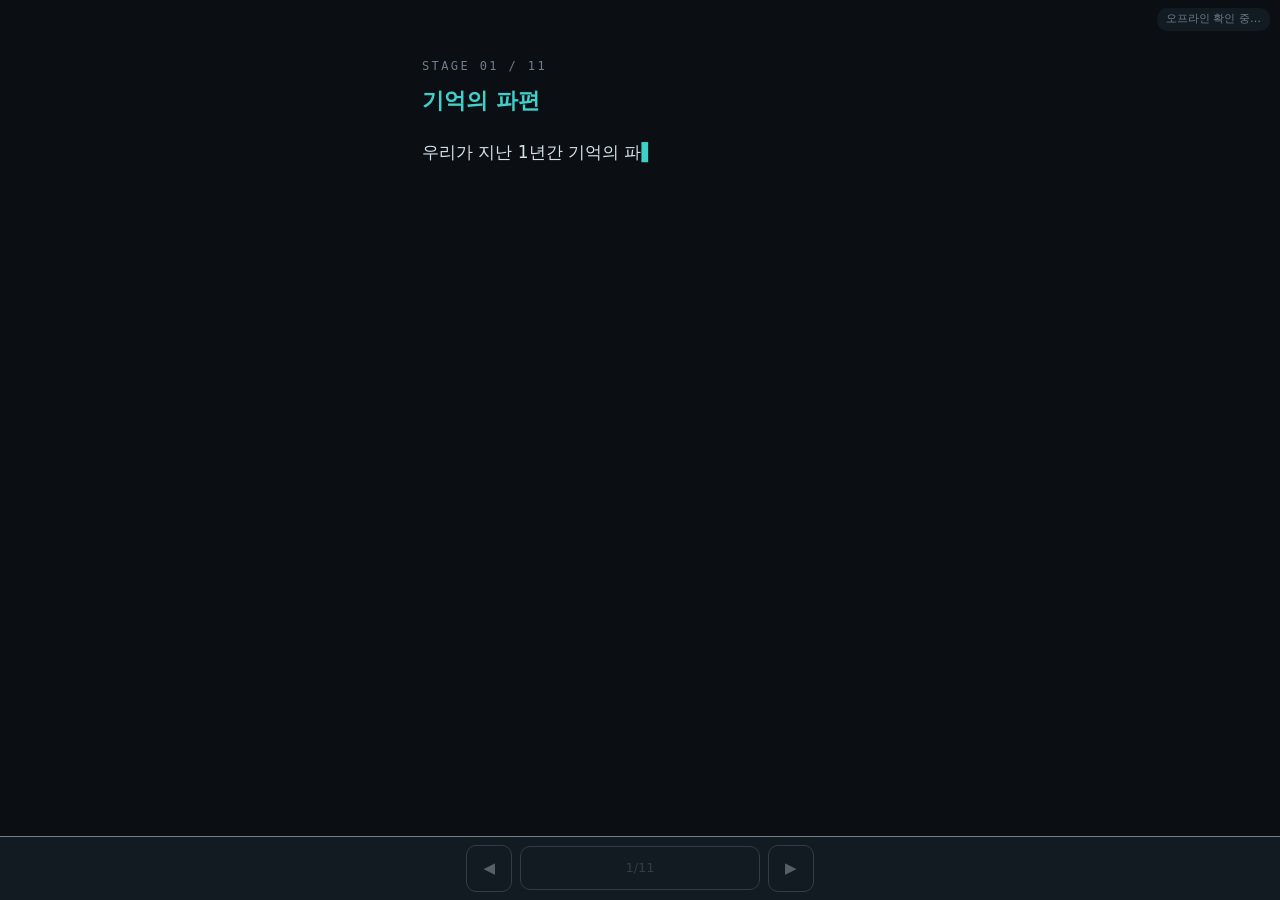
<file: index.html>
<!doctype html>
<html lang="ko">
<head>
<meta charset="utf-8">
<meta name="viewport" content="width=device-width, initial-scale=1, viewport-fit=cover">
<title>1주년 미션</title>
<meta name="theme-color" content="#0b0f14">
<link rel="manifest" href="manifest.json">
<link rel="icon" href="icons/icon-192.png">
<link rel="apple-touch-icon" href="icons/apple-touch-icon.png">
<meta name="apple-mobile-web-app-capable" content="yes">
<meta name="mobile-web-app-capable" content="yes">
<meta name="apple-mobile-web-app-status-bar-style" content="black-translucent">
<meta name="apple-mobile-web-app-title" content="1주년 미션">
<link rel="stylesheet" href="style.css">
</head>
<body data-theme="dark">
<div id="badge">오프라인 확인 중…</div>
<main id="app"></main>
<nav id="nav">
  <button id="nav-prev" aria-label="이전">◀</button>
  <button id="nav-mid" class="mid"></button>
  <button id="nav-next" aria-label="다음">▶</button>
</nav>
<script src="lib/jsQR.js"></script>
<script src="stages.js"></script>
<script src="app.js"></script>
</body>
</html>
</file>
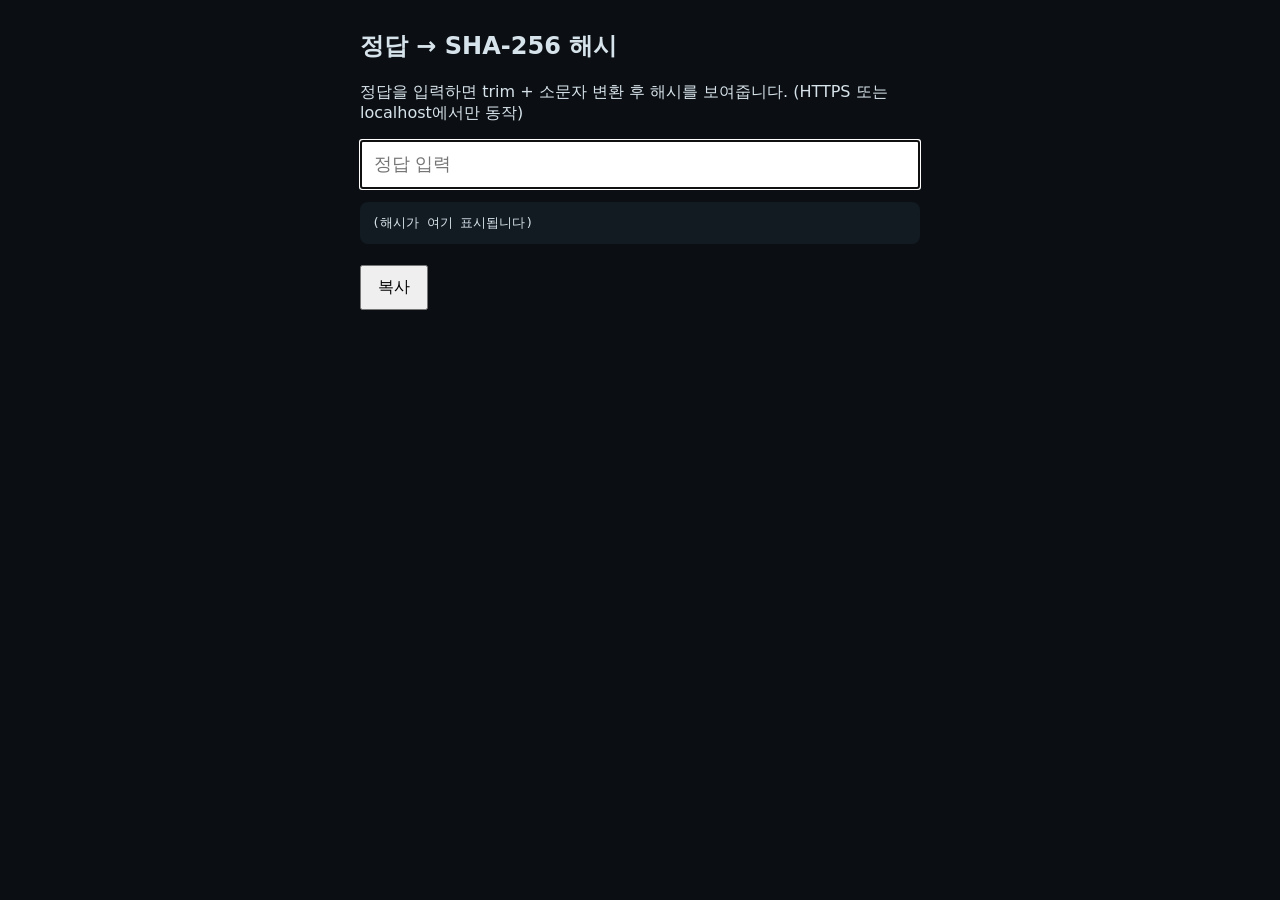
<file: tools/hash.html>
<!doctype html>
<html lang="ko">
<head>
<meta charset="utf-8">
<meta name="viewport" content="width=device-width, initial-scale=1">
<title>해시 생성기</title>
<style>
body { font-family:system-ui, sans-serif; max-width:560px; margin:30px auto; padding:0 16px; background:#0b0f14; color:#d7e3ea; }
input { width:100%; padding:12px; font-size:18px; box-sizing:border-box; }
pre { background:#121a22; padding:12px; border-radius:8px; word-break:break-all; white-space:pre-wrap; user-select:all; }
button { padding:10px 16px; font-size:16px; margin-top:8px; }
</style>
</head>
<body>
<h2>정답 → SHA-256 해시</h2>
<p>정답을 입력하면 trim + 소문자 변환 후 해시를 보여줍니다. (HTTPS 또는 localhost에서만 동작)</p>
<input id="in" placeholder="정답 입력" autofocus>
<pre id="out">(해시가 여기 표시됩니다)</pre>
<button id="copy">복사</button>
<script>
const $ = id => document.getElementById(id);
async function sha(s) {
  const b = await crypto.subtle.digest('SHA-256', new TextEncoder().encode(s.trim().toLowerCase()));
  return [...new Uint8Array(b)].map(x => x.toString(16).padStart(2, '0')).join('');
}
$('in').addEventListener('input', async e => {
  $('out').textContent = e.target.value.trim() ? await sha(e.target.value) : '(해시가 여기 표시됩니다)';
});
$('copy').onclick = () => navigator.clipboard && navigator.clipboard.writeText($('out').textContent);
</script>
</body>
</html>
</file>
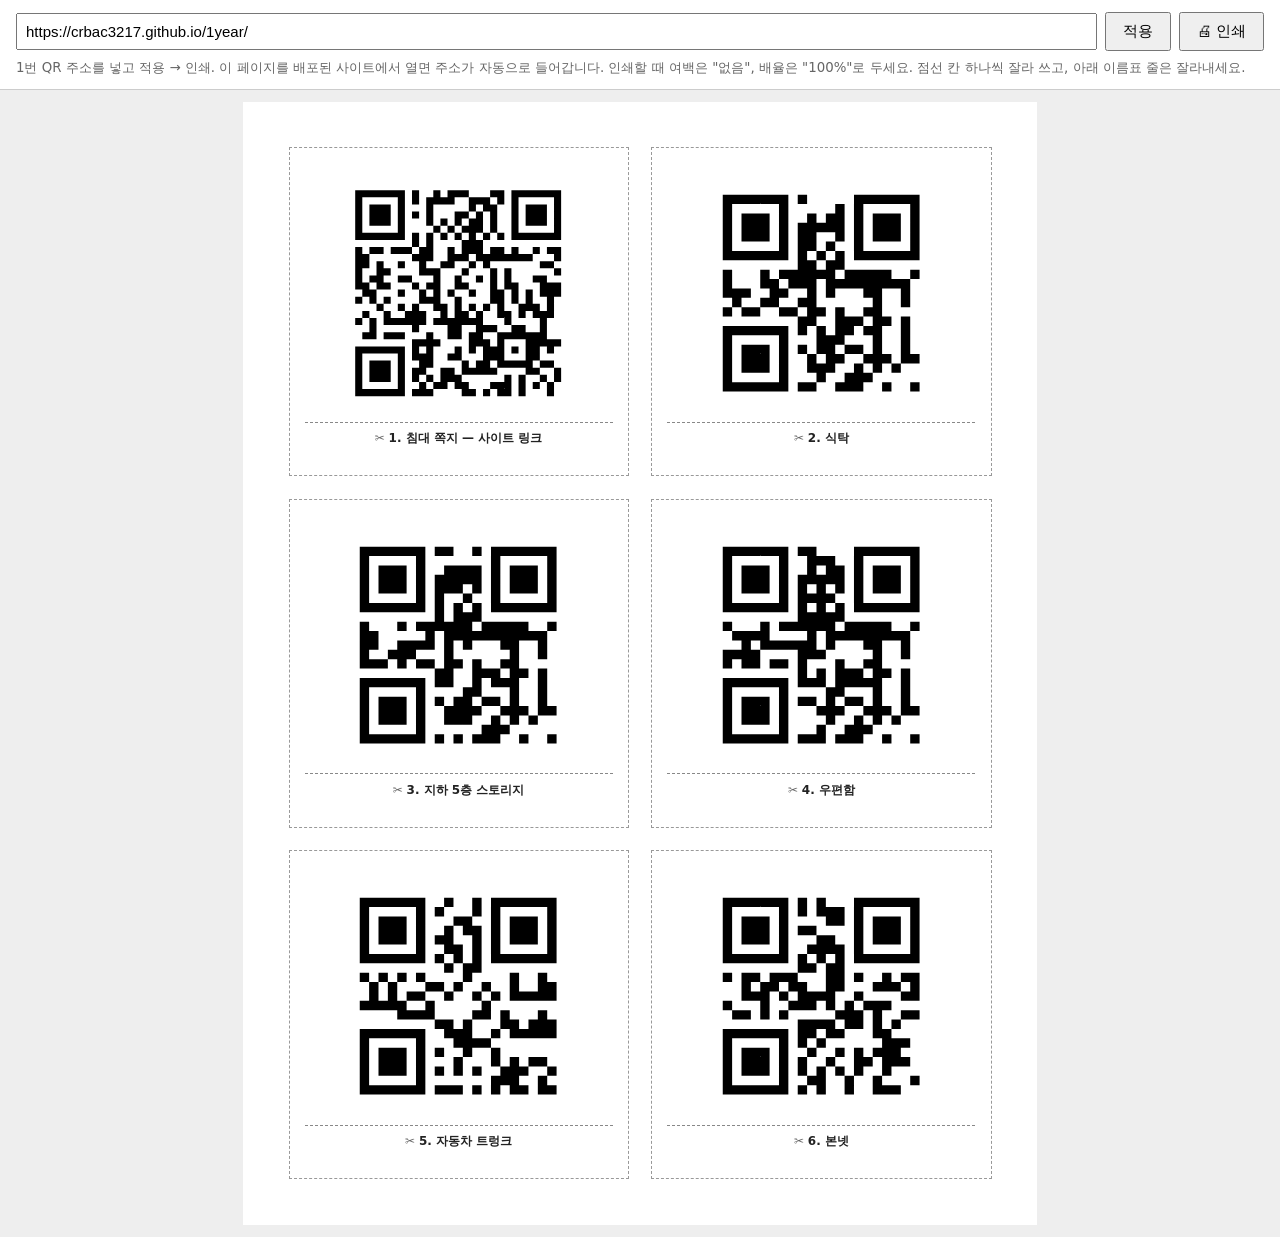
<file: tools/qr-print.html>
<!doctype html>
<html lang="ko">
<head>
<meta charset="utf-8">
<meta name="viewport" content="width=device-width, initial-scale=1">
<title>QR 인쇄용</title>
<style>
  @page { size: A4; margin: 0; }
  * { box-sizing: border-box; }
  body { margin: 0; font-family: system-ui, "Apple SD Gothic Neo", "Noto Sans KR", sans-serif; background: #eee; color: #111; }

  /* 화면에서만 보이는 설정 바 */
  #bar { position: sticky; top: 0; background: #fff; padding: 12px 16px; border-bottom: 1px solid #ccc; display: flex; flex-wrap: wrap; gap: 8px; align-items: center; z-index: 5; }
  #bar input { flex: 1; min-width: 260px; padding: 8px; font-size: 15px; }
  #bar button { padding: 8px 16px; font-size: 15px; }
  #bar small { width: 100%; color: #666; }

  .sheet { width: 210mm; height: 297mm; margin: 12px auto; background: #fff; padding: 12mm; display: grid; grid-template-columns: 1fr 1fr; grid-template-rows: repeat(3, 1fr); gap: 6mm; }
  .item { border: 1px dashed #999; display: flex; flex-direction: column; align-items: center; justify-content: center; padding: 4mm; }
  .qr { width: 62mm; height: 62mm; }
  .qr svg { width: 100%; height: 100%; display: block; }
  .empty { width: 62mm; height: 62mm; border: 2px dashed #999; display: flex; align-items: center; justify-content: center; color: #999; text-align: center; padding: 4mm; font-size: 10pt; }
  /* QR 아래 이름표: 점선 박스째로 잘라서 쓰고, 이름표 줄은 잘라내세요 */
  .cut { margin-top: 3mm; width: 100%; border-top: 1px dashed #888; text-align: center; padding-top: 2mm; font-size: 9pt; color: #666; word-break: break-all; }
  .cut b { color: #222; }

  @media print {
    body { background: #fff; }
    #bar { display: none; }
    .sheet { margin: 0; }
  }
</style>
</head>
<body>
<div id="bar">
  <input id="url" placeholder="1번 QR에 넣을 사이트 주소 (예: https://내프로젝트.pages.dev/)">
  <button id="save">적용</button>
  <button onclick="print()">🖨 인쇄</button>
  <small>1번 QR 주소를 넣고 적용 → 인쇄. 이 페이지를 배포된 사이트에서 열면 주소가 자동으로 들어갑니다. 인쇄할 때 여백은 "없음", 배율은 "100%"로 두세요. 점선 칸 하나씩 잘라 쓰고, 아래 이름표 줄은 잘라내세요.</small>
</div>
<div class="sheet" id="pages"></div>

<script src="../lib/qrcode.js"></script>
<script>
// 2번 이후는 stages.js 의 answerHash 와 짝이 맞는 글자입니다. (바꾸면 해시도 바꿔야 함)
const ITEMS = [
  { label: '1. 침대 쪽지 — 사이트 링크', url: true },
  { label: '2. 식탁',     text: 'memory-01' },
  { label: '3. 지하 5층 스토리지', text: 'memory-02' },
  { label: '4. 우편함',   text: 'memory-03' },
  { label: '5. 자동차 트렁크', text: 'memory-04' },
  { label: '6. 본넷',     text: 'memory-05' }
];

const $ = id => document.getElementById(id);
const KEY = 'anniv-qr-url';

function initialUrl() {
  const q = new URLSearchParams(location.search).get('url');
  if (q) return q;
  try { const v = localStorage.getItem(KEY); if (v) return v; } catch (e) {}
  if (/^https:/.test(location.protocol)) return location.origin + '/';
  return 'https://crbac3217.github.io/1year/';
}

function svgFor(text) {
  const qr = qrcode(0, 'M');
  qr.addData(text);
  qr.make();
  return qr.createSvgTag({ scalable: true, margin: 4 });
}

function render() {
  const url = $('url').value.trim();
  $('pages').innerHTML = '';
  ITEMS.forEach(it => {
    const text = it.url ? url : it.text;
    const page = document.createElement('div');
    page.className = 'item';
    const box = document.createElement('div');
    if (text) { box.className = 'qr'; box.innerHTML = svgFor(text); }
    else { box.className = 'empty'; box.textContent = '위 칸에 사이트 주소를 입력하고 "적용"을 누르세요'; }
    const cut = document.createElement('div');
    cut.className = 'cut';
    cut.innerHTML = '✂ <b>' + it.label + '</b>' + '';
    page.append(box, cut);
    $('pages').append(page);
  });
}

$('url').value = initialUrl();
$('save').onclick = () => { try { localStorage.setItem(KEY, $('url').value.trim()); } catch (e) {} render(); };
render();
</script>
</body>
</html>
</file>
<file: style.css>
:root { --bg:#0b0f14; --fg:#d7e3ea; --accent:#3fd0c9; --muted:#6c7f8a; --card:#121a22; --err:#e8a0a0; }
body[data-theme="warm"] { --bg:#2a1710; --fg:#fff1e0; --accent:#ffb36b; --muted:#c79a7a; --card:#3b2217; --err:#ffd0b0; }

* { box-sizing:border-box; -webkit-tap-highlight-color:transparent; }
html, body { margin:0; min-height:100%; background:var(--bg); color:var(--fg); transition:background .8s, color .8s; }
body { font-family:-apple-system, "Apple SD Gothic Neo", "Noto Sans KR", system-ui, sans-serif; line-height:1.7;
  padding:env(safe-area-inset-top) env(safe-area-inset-right) env(safe-area-inset-bottom) env(safe-area-inset-left); }

#app { max-width:480px; margin:0 auto; padding:56px 22px 40px; min-height:100vh; opacity:0; transition:opacity .5s; }
#app.show { opacity:1; }

#badge { position:fixed; top:calc(env(safe-area-inset-top) + 8px); right:10px; font-size:11px; color:var(--muted);
  background:var(--card); padding:2px 9px; border-radius:10px; z-index:10; }
#badge.ok { color:var(--accent); }

.step { font-size:12px; letter-spacing:.2em; color:var(--muted); font-family:ui-monospace, Menlo, monospace; }
h1 { font-size:22px; margin:6px 0 18px; color:var(--accent); }
.story { white-space:pre-wrap; font-size:17px; min-height:5em; }
.story.typing::after { content:"▌"; color:var(--accent); animation:blink 1s steps(1) infinite; }
@keyframes blink { 50% { opacity:0; } }

.body { margin-top:24px; display:flex; flex-direction:column; gap:12px; opacity:0; transition:opacity .5s; }
.body.show { opacity:1; }

label { font-size:13px; color:var(--muted); }
input { width:100%; padding:14px; font-size:18px; background:var(--card); color:var(--fg);
  border:1px solid var(--muted); border-radius:10px; outline:none; }
input:focus { border-color:var(--accent); }

button { font:inherit; font-size:17px; padding:14px; border-radius:10px; border:0; cursor:pointer;
  background:var(--accent); color:var(--bg); font-weight:700; }
button.ghost { background:transparent; color:var(--muted); border:1px solid var(--muted); font-weight:400; font-size:15px; padding:10px; }
button:disabled { opacity:.5; }

.msg { min-height:1.5em; color:var(--err); font-size:15px; }
.msg.ok { color:var(--accent); }
.hints { display:flex; flex-direction:column; gap:8px; }
.hint { background:var(--card); border-left:3px solid var(--accent); padding:10px 12px; border-radius:6px; font-size:15px; animation:fadein .5s; }
@keyframes fadein { from { opacity:0; } to { opacity:1; } }
.shake { animation:shake .35s; }
@keyframes shake { 25% { transform:translateX(-8px); } 75% { transform:translateX(8px); } }

/* AR */
#arbox { position:relative; width:100%; aspect-ratio:3/4; background:#000; border-radius:12px; overflow:hidden; }
#arbox video { width:100%; height:100%; object-fit:cover; }
#arobj { position:absolute; inset:0; display:flex; flex-direction:column; align-items:center; justify-content:center; gap:10px;
  opacity:0; transition:opacity .6s; pointer-events:none; text-align:center; padding:20px; }
#arobj.on { opacity:1; }
#arobj .icon { font-size:84px; filter:drop-shadow(0 0 18px var(--accent)); animation:float 2s ease-in-out infinite; }
#arobj .txt { background:rgba(0,0,0,.6); padding:6px 12px; border-radius:8px; font-size:15px; }
@keyframes float { 50% { transform:translateY(-10px); } }
#arinfo { position:absolute; left:8px; bottom:8px; right:8px; font:12px ui-monospace, monospace; color:#9fe; text-shadow:0 0 4px #000; }
#arbox.got #arobj .icon { animation:pop .8s; font-size:110px; }
@keyframes pop { 0% { transform:scale(.3); } 60% { transform:scale(1.3); } 100% { transform:scale(1); } }

.photo { width:100%; border-radius:12px; border:1px solid var(--muted); animation:fadein 1s; }

#app { padding-bottom:90px; }
#nav { position:fixed; left:0; right:0; bottom:0; display:flex; gap:8px; justify-content:center; align-items:center;
  padding:8px 12px calc(env(safe-area-inset-bottom) + 8px); background:var(--card); border-top:1px solid var(--muted); z-index:10; }
#nav button { background:transparent; color:var(--fg); border:1px solid var(--muted); font-size:15px; padding:10px 16px; font-weight:400; }
#nav button.mid { flex:1; max-width:240px; font-size:13px; color:var(--muted); }
#nav button:not(:disabled).mid { color:var(--accent); border-color:var(--accent); }
#nav button:disabled { opacity:.35; }
.recap { margin-top:22px; padding-top:14px; border-top:1px dashed var(--muted); display:flex; flex-direction:column; gap:10px; }
.recap .story { font-size:15px; min-height:0; }

/* 숫자 자물쇠 */
.dial { display:flex; gap:8px; justify-content:center; padding:12px; background:linear-gradient(#0003,#0000,#0003),var(--card);
  border:2px solid var(--muted); border-radius:14px; }
.wheel { display:flex; flex-direction:column; align-items:center; gap:4px; }
.wheel button { background:transparent; color:var(--muted); border:0; font-size:20px; padding:4px 14px; font-weight:400; }
.wheel .digit { width:52px; padding:8px 0; text-align:center; font:700 34px ui-monospace, Menlo, monospace; color:var(--accent);
  background:#0006; border-top:1px solid var(--muted); border-bottom:1px solid var(--muted); border-radius:6px;
  touch-action:none; user-select:none; -webkit-user-select:none; cursor:ns-resize; }
.dial-label { margin-top:4px; }

/* QR 스캔 */
#qrbox { position:relative; width:100%; aspect-ratio:1/1; background:#000; border-radius:12px; overflow:hidden; }
#qrbox video { width:100%; height:100%; object-fit:cover; }
#qrbox::after { content:""; position:absolute; inset:18%; border:2px solid var(--accent); border-radius:14px; box-shadow:0 0 0 999px #0005; }

/* 테스트 패널 */
#dbg { position:fixed; right:10px; bottom:calc(env(safe-area-inset-bottom) + 70px); z-index:20; display:flex; flex-direction:column; align-items:flex-end; gap:6px; }
#dbg > button { width:44px; height:44px; border-radius:50%; padding:0; font-size:20px; opacity:.85; }
#dbg .panel { background:var(--card); border:1px solid var(--accent); border-radius:12px; padding:10px; display:flex; flex-direction:column; gap:6px; width:240px; }
#dbg .panel[hidden] { display:none; }
#dbg .panel button { font-size:14px; padding:9px; }
#dbg select { font-size:15px; padding:8px; background:var(--bg); color:var(--fg); border:1px solid var(--muted); border-radius:8px; }

/* 바퀴별 색깔 테두리 */
.wheel.green .digit { border:2px solid #3ddc84; box-shadow:0 0 10px #3ddc8477; color:#3ddc84; }
.wheel.black .digit { border:2px solid #000; background:#000; color:#fff; box-shadow:0 0 0 1px #555; }
.wheel.blue .digit { border:2px solid #4aa3ff; box-shadow:0 0 10px #4aa3ff77; color:#4aa3ff; }
.wheel.red .digit { border:2px solid #ff5c5c; box-shadow:0 0 10px #ff5c5c77; color:#ff5c5c; }

/* 색깔 테두리 입력칸 */
input.c-green { border:2px solid #3ddc84; }
input.c-black { border:2px solid #ddd; background:#000; }
input.c-blue  { border:2px solid #4aa3ff; }
input.c-red   { border:2px solid #ff5c5c; }

/* 가로 정렬 (사진/자물쇠) */
.row { display:flex; gap:10px; justify-content:center; align-items:flex-start; }
.cell { flex:1; min-width:0; display:flex; flex-direction:column; align-items:center; gap:8px; }
.cell .photo { width:100%; aspect-ratio:1/1; object-fit:cover; }
.row .dial { padding:8px 4px; }
.row .wheel .digit { width:40px; }
.row .wheel button { padding:2px 10px; }
.thumb { cursor:zoom-in; }
#lb { position:fixed; inset:0; background:#000d; display:flex; align-items:center; justify-content:center; z-index:30; }
#lb img { max-width:95%; max-height:90%; border-radius:10px; }
</file>
